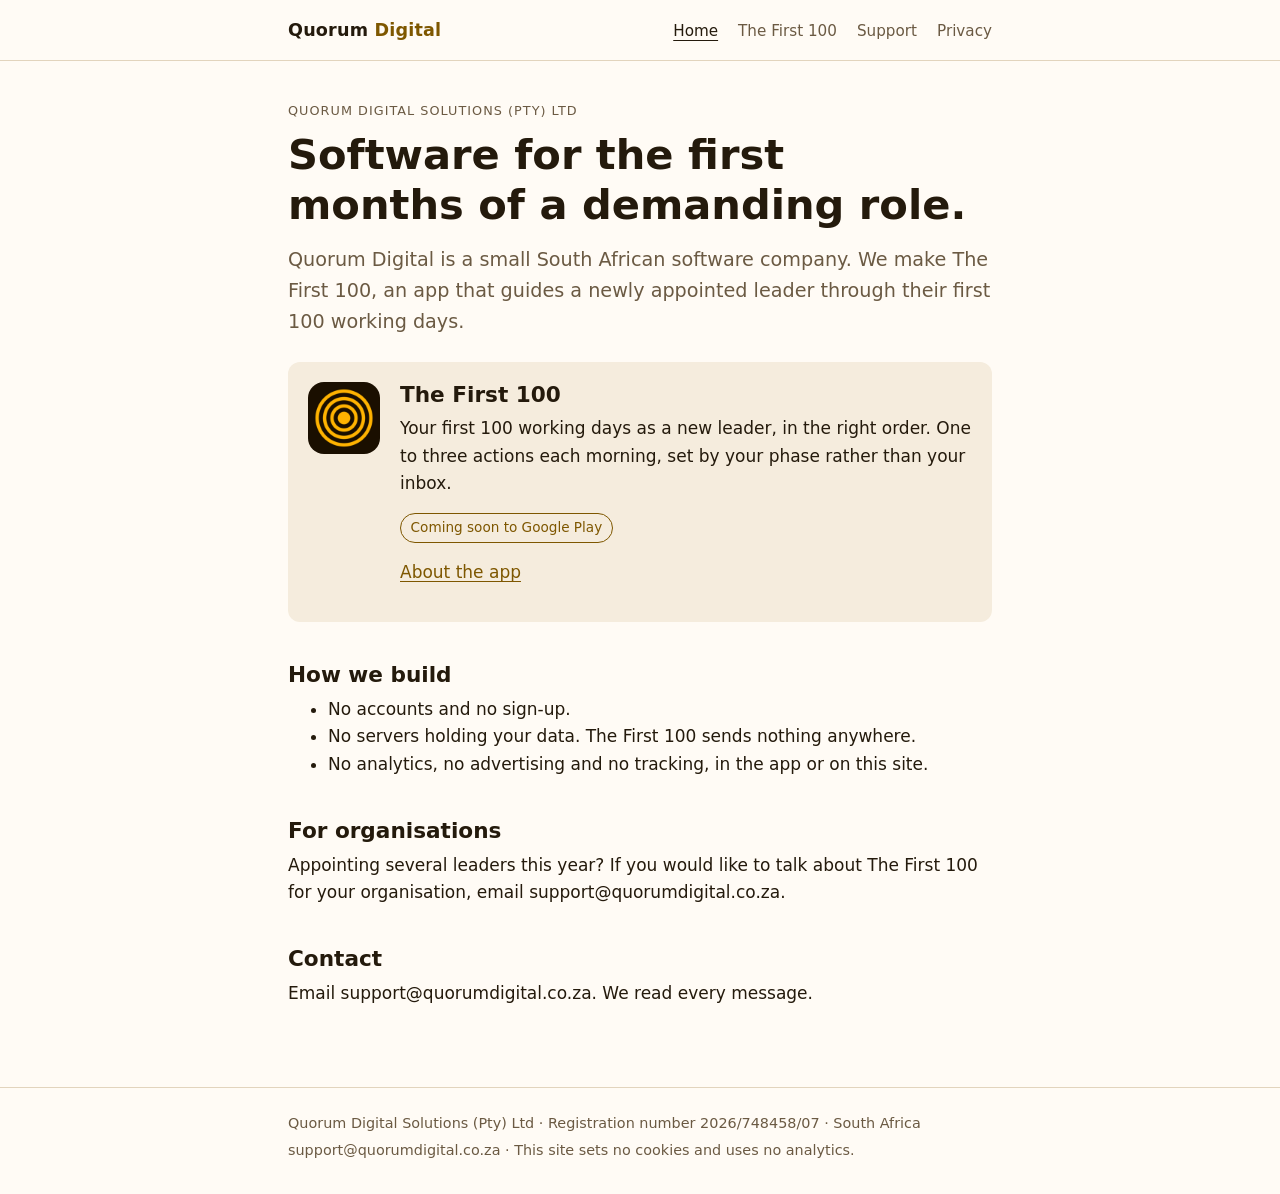
<file: index.html>
<!doctype html>
<html lang="en-GB">
<head>
<meta charset="utf-8">
<meta name="viewport" content="width=device-width, initial-scale=1, viewport-fit=cover">
<title>Quorum Digital</title>
<meta name="description" content="Quorum Digital makes The First 100, a private app that guides new senior leaders through their first 100 working days.">
<link rel="icon" href="assets/favicon.png">
<link rel="stylesheet" href="assets/style.css">
</head>
<body>
<header class="site"><div class="wrap">
<a class="brand" href="">Quorum <span>Digital</span></a>
<nav aria-label="Site"><a href="" aria-current="page">Home</a><a href="the-first-100/">The First 100</a><a href="support/">Support</a><a href="privacy/">Privacy</a></nav>
</div></header>
<main><div class="wrap">
<p class="eyebrow">Quorum Digital Solutions (Pty) Ltd</p>
<h1>Software for the first months of a demanding role.</h1>
<p class="lede">Quorum Digital is a small South African software company. We make The First 100, an app that guides a newly appointed leader through their first 100 working days.</p>

<div class="card">
  <img src="assets/first100-icon.png" alt="The First 100 app icon" width="72" height="72">
  <div>
    <h2>The First 100</h2>
    <p>Your first 100 working days as a new leader, in the right order. One to three actions each morning, set by your phase rather than your inbox.</p>
    <p><span class="status">Coming soon to Google Play</span></p>
    <p><a href="the-first-100/">About the app</a></p>
  </div>
</div>

<h2>How we build</h2>
<ul>
  <li>No accounts and no sign-up.</li>
  <li>No servers holding your data. The First 100 sends nothing anywhere.</li>
  <li>No analytics, no advertising and no tracking, in the app or on this site.</li>
</ul>

<h2>For organisations</h2>
<p>Appointing several leaders this year? If you would like to talk about The First 100 for your organisation, email support@quorumdigital.co.za.</p>

<h2>Contact</h2>
<p>Email support@quorumdigital.co.za. We read every message.</p>
</div></main>
<footer class="site"><div class="wrap">
<span>Quorum Digital Solutions (Pty) Ltd · Registration number 2026/748458/07 · South Africa</span>
<span>support@quorumdigital.co.za · This site sets no cookies and uses no analytics.</span>
</div></footer>
</body>
</html>
</file>
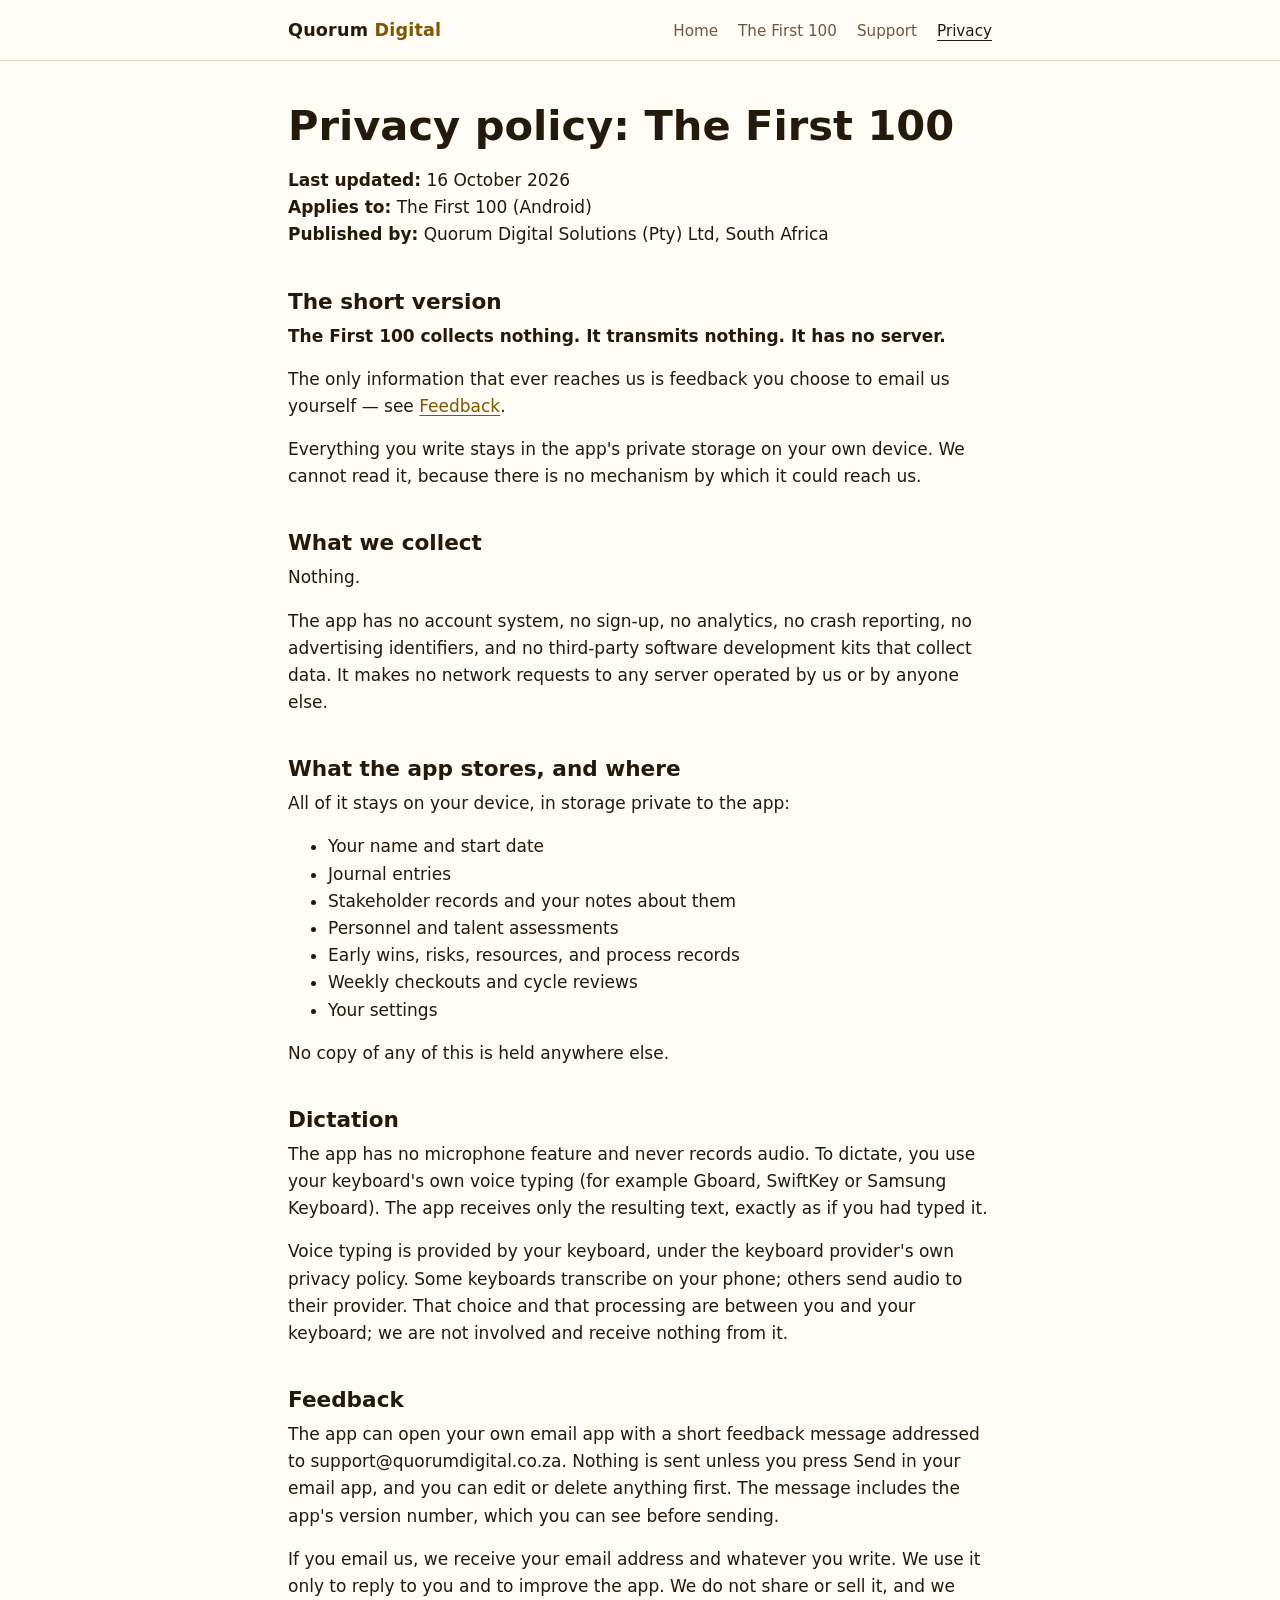
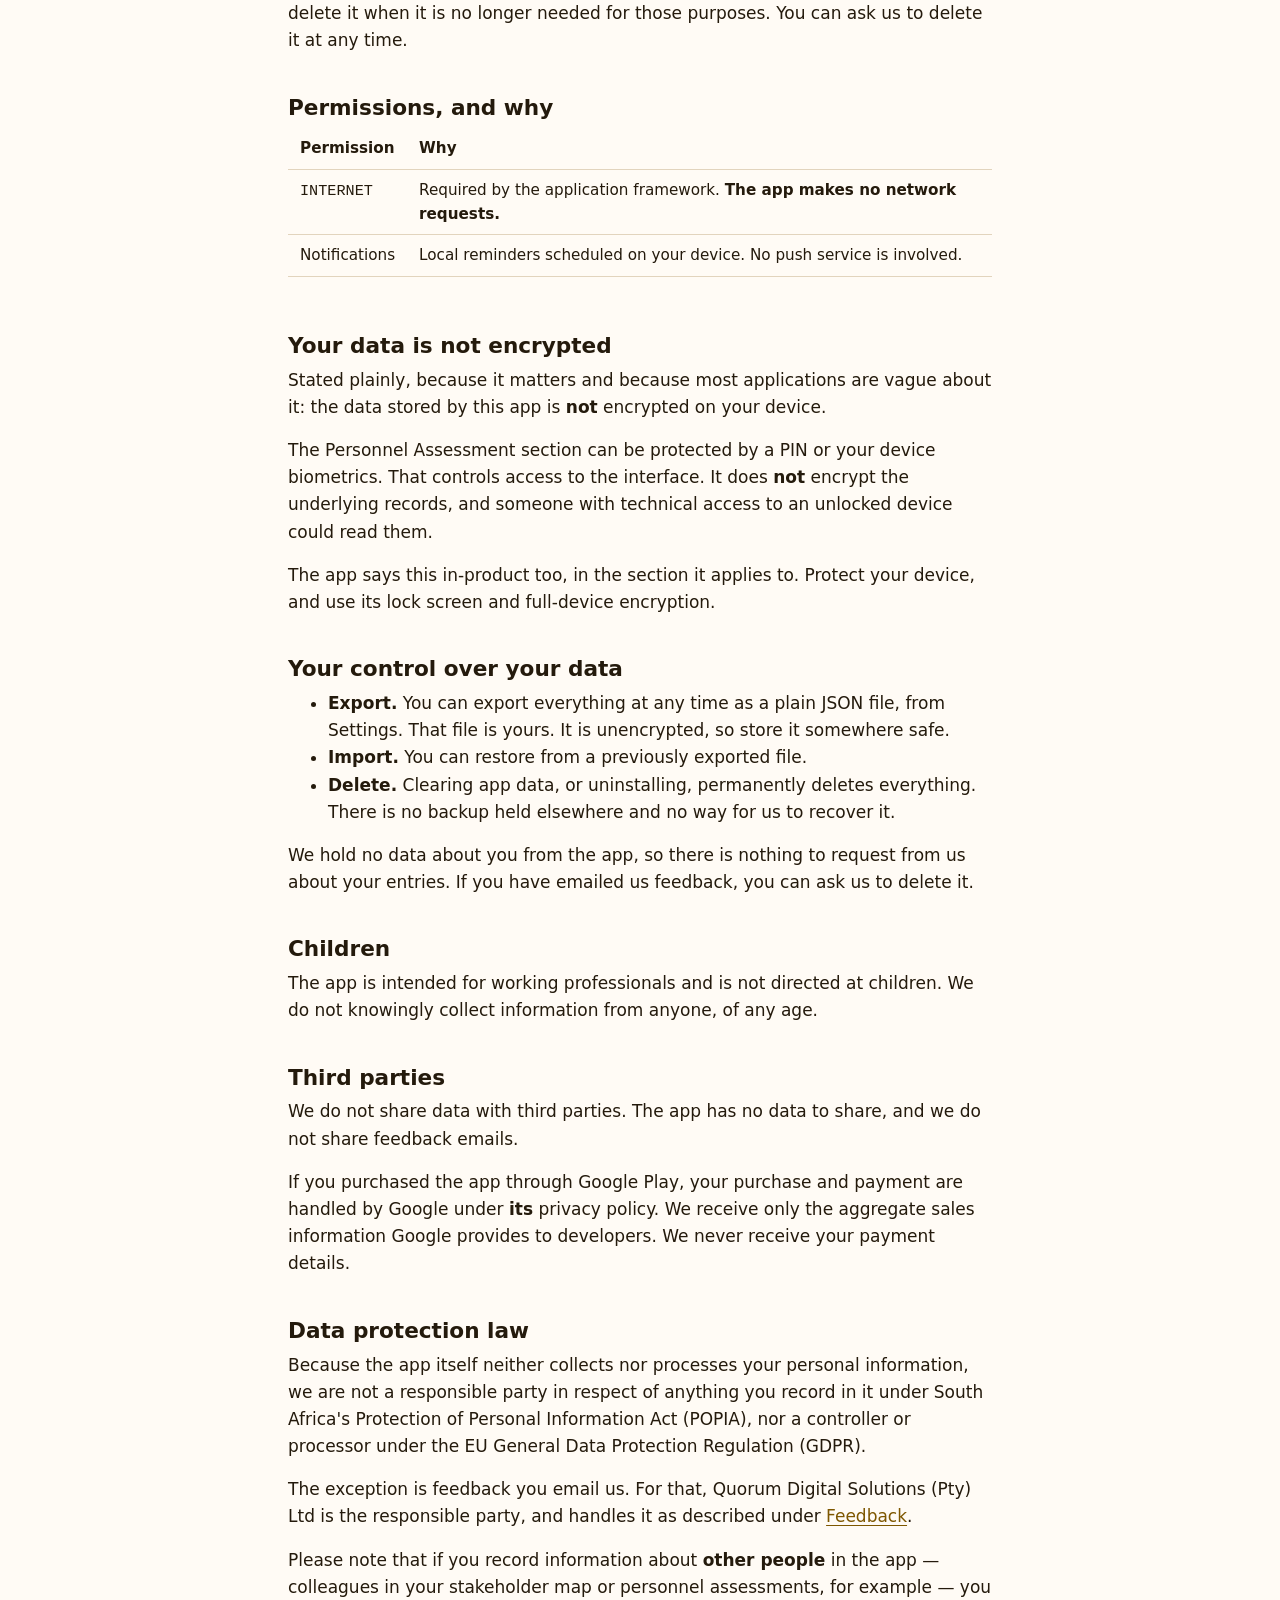
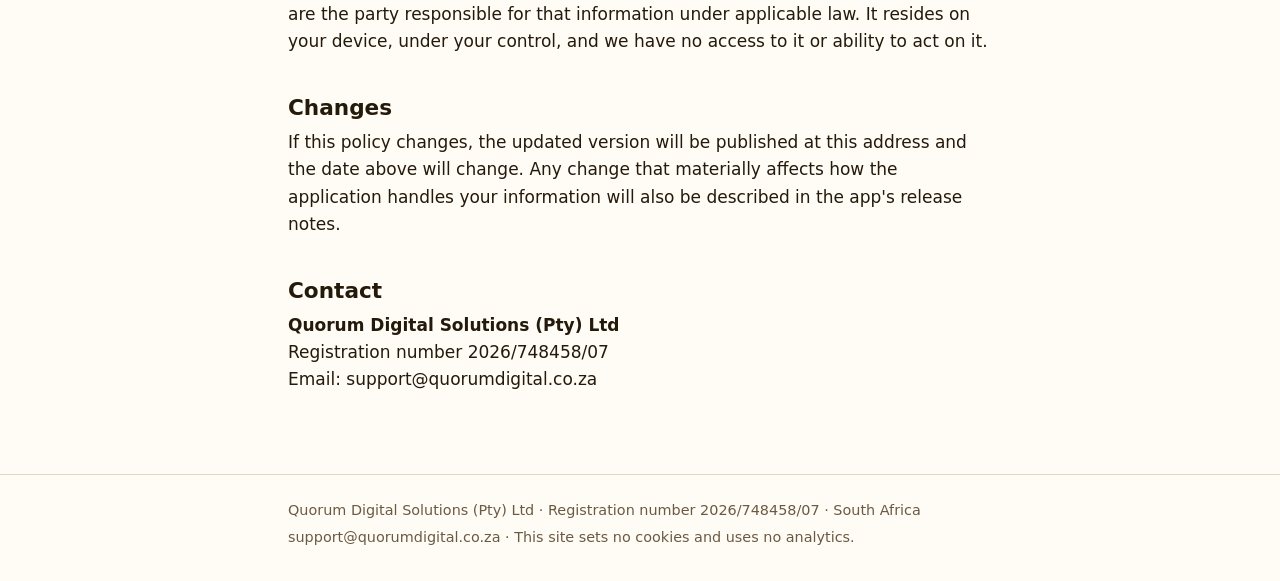
<file: privacy/index.html>
<!doctype html>
<html lang="en-GB">
<head>
<meta charset="utf-8">
<meta name="viewport" content="width=device-width, initial-scale=1, viewport-fit=cover">
<title>Privacy policy · The First 100</title>
<meta name="description" content="Privacy policy for The First 100: the app collects nothing, transmits nothing and has no server.">
<link rel="icon" href="../assets/favicon.png">
<link rel="stylesheet" href="../assets/style.css">
</head>
<body>
<header class="site"><div class="wrap">
<a class="brand" href="../">Quorum <span>Digital</span></a>
<nav aria-label="Site"><a href="../">Home</a><a href="../the-first-100/">The First 100</a><a href="../support/">Support</a><a href="../privacy/" aria-current="page">Privacy</a></nav>
</div></header>
<main><div class="wrap">
<h1>Privacy policy: The First 100</h1>
<p><strong>Last updated:</strong> 16 October 2026<br />
<strong>Applies to:</strong> The First 100 (Android)<br />
<strong>Published by:</strong> Quorum Digital Solutions (Pty) Ltd, South Africa</p>

<h2 id="the-short-version">The short version</h2>
<p><strong>The First 100 collects nothing. It transmits nothing. It has no server.</strong></p>
<p>The only information that ever reaches us is feedback you choose to email us
yourself — see <a href="#feedback">Feedback</a>.</p>
<p>Everything you write stays in the app's private storage on your own device. We
cannot read it, because there is no mechanism by which it could reach us.</p>

<h2 id="what-we-collect">What we collect</h2>
<p>Nothing.</p>
<p>The app has no account system, no sign-up, no analytics, no crash reporting, no
advertising identifiers, and no third-party software development kits that
collect data. It makes no network requests to any server operated by us or by
anyone else.</p>

<h2 id="what-the-app-stores-and-where">What the app stores, and where</h2>
<p>All of it stays on your device, in storage private to the app:</p>
<ul>
<li>Your name and start date</li>
<li>Journal entries</li>
<li>Stakeholder records and your notes about them</li>
<li>Personnel and talent assessments</li>
<li>Early wins, risks, resources, and process records</li>
<li>Weekly checkouts and cycle reviews</li>
<li>Your settings</li>
</ul>
<p>No copy of any of this is held anywhere else.</p>

<h2 id="dictation">Dictation</h2>
<p>The app has no microphone feature and never records audio. To dictate, you use
your keyboard's own voice typing (for example Gboard, SwiftKey or Samsung
Keyboard). The app receives only the resulting text, exactly as if you had typed
it.</p>
<p>Voice typing is provided by your keyboard, under the keyboard provider's own
privacy policy. Some keyboards transcribe on your phone; others send audio to
their provider. That choice and that processing are between you and your
keyboard; we are not involved and receive nothing from it.</p>

<h2 id="feedback">Feedback</h2>
<p>The app can open your own email app with a short feedback message addressed to
support@quorumdigital.co.za. Nothing is sent unless you press Send in your email
app, and you can edit or delete anything first. The message includes the app's
version number, which you can see before sending.</p>
<p>If you email us, we receive your email address and whatever you write. We use it
only to reply to you and to improve the app. We do not share or sell it, and we
delete it when it is no longer needed for those purposes. You can ask us to
delete it at any time.</p>

<h2 id="permissions-and-why">Permissions, and why</h2>
<div class="table-wrap"><table>
<thead>
<tr>
<th>Permission</th>
<th>Why</th>
</tr>
</thead>
<tbody>
<tr>
<td><code>INTERNET</code></td>
<td>Required by the application framework. <strong>The app makes no network requests.</strong></td>
</tr>
<tr>
<td>Notifications</td>
<td>Local reminders scheduled on your device. No push service is involved.</td>
</tr>
</tbody>
</table></div>

<h2 id="your-data-is-not-encrypted">Your data is not encrypted</h2>
<p>Stated plainly, because it matters and because most applications are vague about
it: the data stored by this app is <strong>not</strong> encrypted on your device.</p>
<p>The Personnel Assessment section can be protected by a PIN or your device
biometrics. That controls access to the interface. It does <strong>not</strong> encrypt the
underlying records, and someone with technical access to an unlocked device
could read them.</p>
<p>The app says this in-product too, in the section it applies to. Protect your
device, and use its lock screen and full-device encryption.</p>

<h2 id="your-control-over-your-data">Your control over your data</h2>
<ul>
<li><strong>Export.</strong> You can export everything at any time as a plain JSON file, from
  Settings. That file is yours. It is unencrypted, so store it somewhere safe.</li>
<li><strong>Import.</strong> You can restore from a previously exported file.</li>
<li><strong>Delete.</strong> Clearing app data, or uninstalling, permanently deletes everything.
  There is no backup held elsewhere and no way for us to recover it.</li>
</ul>
<p>We hold no data about you from the app, so there is nothing to request from us
about your entries. If you have emailed us feedback, you can ask us to delete it.</p>

<h2 id="children">Children</h2>
<p>The app is intended for working professionals and is not directed at children.
We do not knowingly collect information from anyone, of any age.</p>

<h2 id="third-parties">Third parties</h2>
<p>We do not share data with third parties. The app has no data to share, and we
do not share feedback emails.</p>
<p>If you purchased the app through Google Play, your purchase and payment are
handled by Google under <strong>its</strong> privacy policy. We receive only the aggregate
sales information Google provides to developers. We never receive your payment
details.</p>

<h2 id="data-protection-law">Data protection law</h2>
<p>Because the app itself neither collects nor processes your personal
information, we are not a responsible party in respect of anything you record in
it under South Africa's Protection of Personal Information Act (POPIA), nor a
controller or processor under the EU General Data Protection Regulation (GDPR).</p>
<p>The exception is feedback you email us. For that, Quorum Digital Solutions
(Pty) Ltd is the responsible party, and handles it as described under
<a href="#feedback">Feedback</a>.</p>
<p>Please note that if you record information about <strong>other people</strong> in the app —
colleagues in your stakeholder map or personnel assessments, for example — you
are the party responsible for that information under applicable law. It resides
on your device, under your control, and we have no access to it or ability to
act on it.</p>

<h2 id="changes">Changes</h2>
<p>If this policy changes, the updated version will be published at this address
and the date above will change. Any change that materially affects how the
application handles your information will also be described in the app's release
notes.</p>

<h2 id="contact">Contact</h2>
<p><strong>Quorum Digital Solutions (Pty) Ltd</strong><br />
Registration number 2026/748458/07<br />
Email: support@quorumdigital.co.za</p>
</div></main>
<footer class="site"><div class="wrap">
<span>Quorum Digital Solutions (Pty) Ltd · Registration number 2026/748458/07 · South Africa</span>
<span>support@quorumdigital.co.za · This site sets no cookies and uses no analytics.</span>
</div></footer>
</body>
</html>
</file>
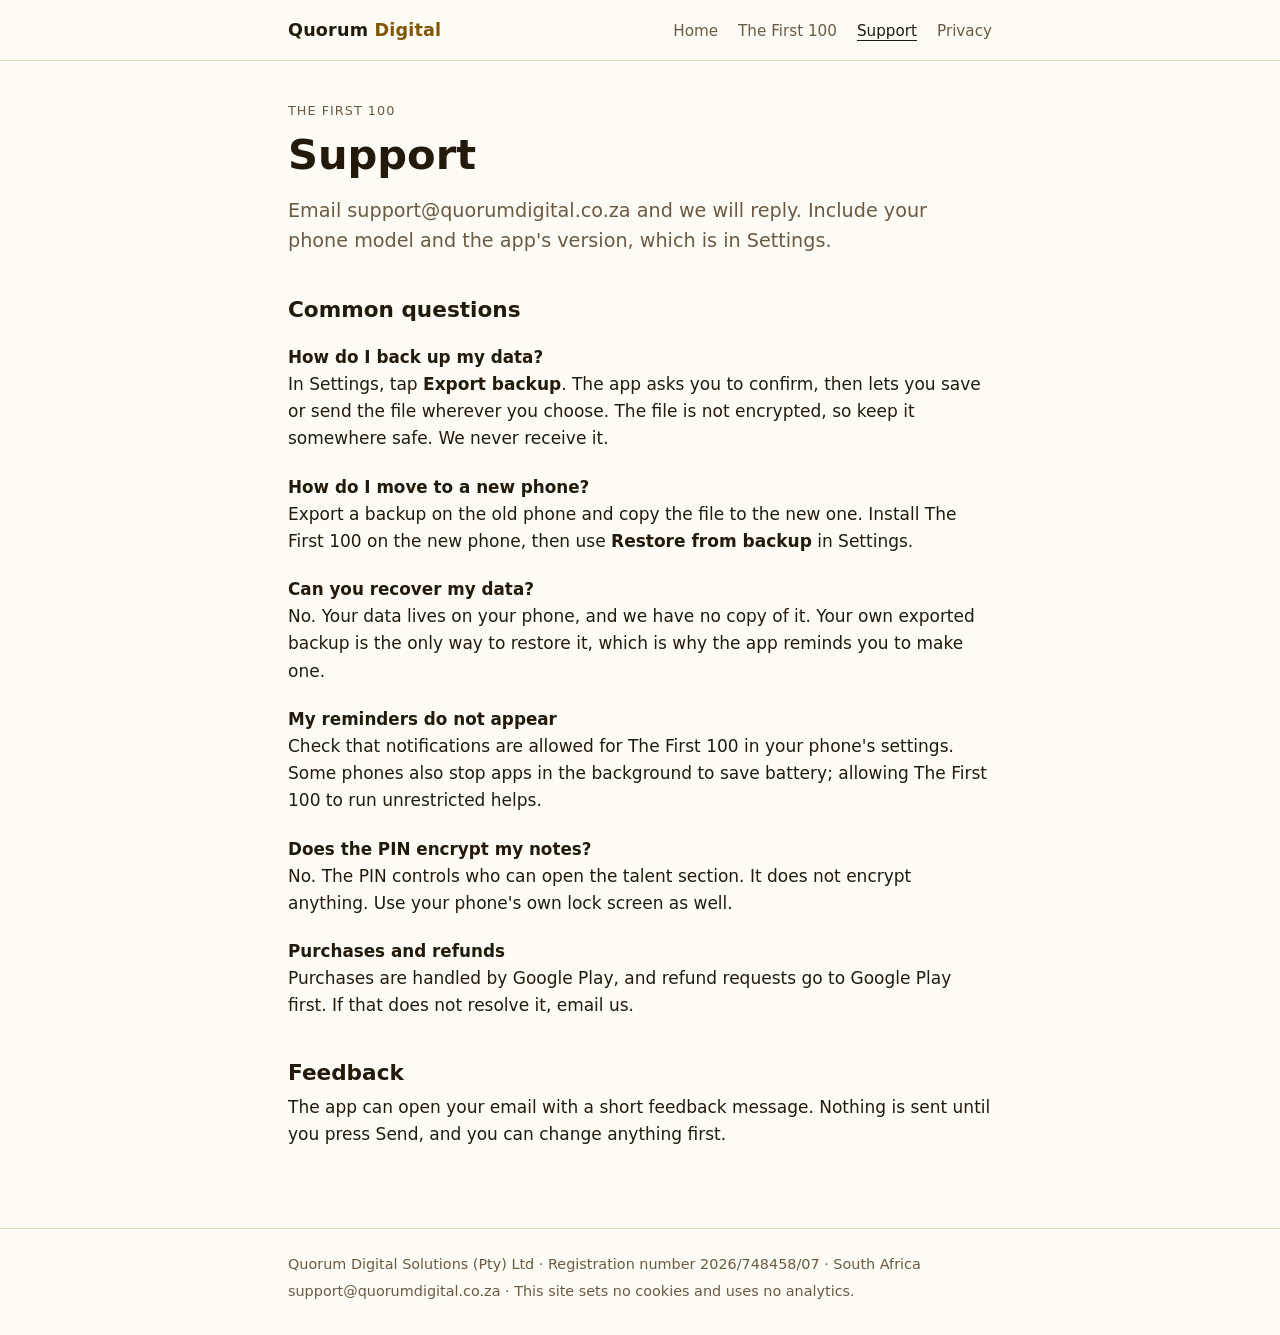
<file: support/index.html>
<!doctype html>
<html lang="en-GB">
<head>
<meta charset="utf-8">
<meta name="viewport" content="width=device-width, initial-scale=1, viewport-fit=cover">
<title>Support · Quorum Digital</title>
<meta name="description" content="Help with The First 100: backups, moving to a new phone, reminders and contact.">
<link rel="icon" href="../assets/favicon.png">
<link rel="stylesheet" href="../assets/style.css">
</head>
<body>
<header class="site"><div class="wrap">
<a class="brand" href="../">Quorum <span>Digital</span></a>
<nav aria-label="Site"><a href="../">Home</a><a href="../the-first-100/">The First 100</a><a href="../support/" aria-current="page">Support</a><a href="../privacy/">Privacy</a></nav>
</div></header>
<main><div class="wrap">
<p class="eyebrow">The First 100</p>
<h1>Support</h1>
<p class="lede">Email support@quorumdigital.co.za and we will reply. Include your phone model and the app's version, which is in Settings.</p>

<h2>Common questions</h2>
<h3>How do I back up my data?</h3>
<p>In Settings, tap <strong>Export backup</strong>. The app asks you to confirm, then lets you save or send the file wherever you choose. The file is not encrypted, so keep it somewhere safe. We never receive it.</p>
<h3>How do I move to a new phone?</h3>
<p>Export a backup on the old phone and copy the file to the new one. Install The First 100 on the new phone, then use <strong>Restore from backup</strong> in Settings.</p>
<h3>Can you recover my data?</h3>
<p>No. Your data lives on your phone, and we have no copy of it. Your own exported backup is the only way to restore it, which is why the app reminds you to make one.</p>
<h3>My reminders do not appear</h3>
<p>Check that notifications are allowed for The First 100 in your phone's settings. Some phones also stop apps in the background to save battery; allowing The First 100 to run unrestricted helps.</p>
<h3>Does the PIN encrypt my notes?</h3>
<p>No. The PIN controls who can open the talent section. It does not encrypt anything. Use your phone's own lock screen as well.</p>
<h3>Purchases and refunds</h3>
<p>Purchases are handled by Google Play, and refund requests go to Google Play first. If that does not resolve it, email us.</p>

<h2>Feedback</h2>
<p>The app can open your email with a short feedback message. Nothing is sent until you press Send, and you can change anything first.</p>
</div></main>
<footer class="site"><div class="wrap">
<span>Quorum Digital Solutions (Pty) Ltd · Registration number 2026/748458/07 · South Africa</span>
<span>support@quorumdigital.co.za · This site sets no cookies and uses no analytics.</span>
</div></footer>
</body>
</html>
</file>
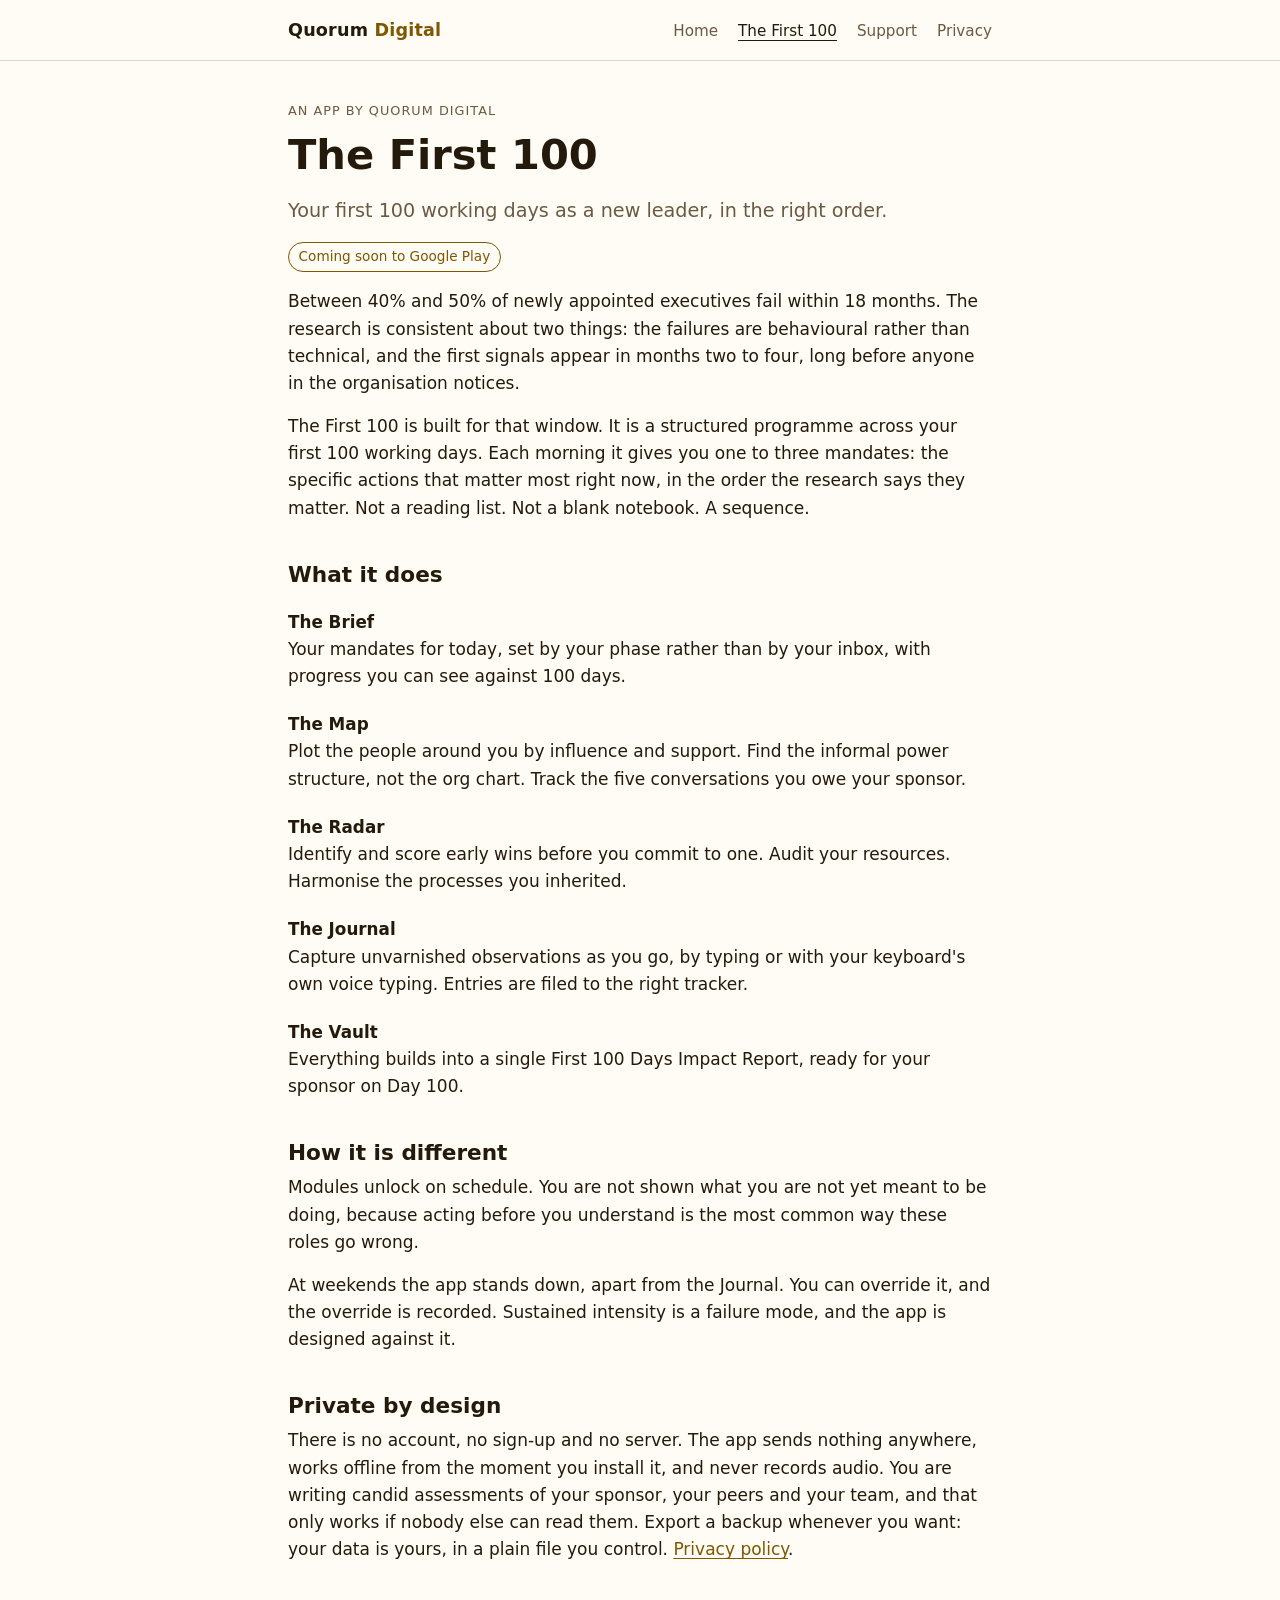
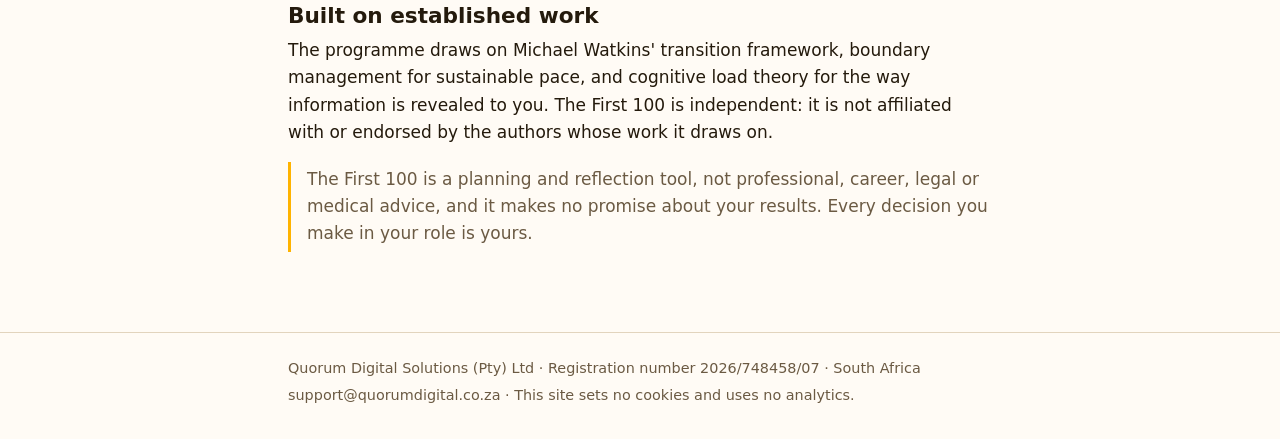
<file: the-first-100/index.html>
<!doctype html>
<html lang="en-GB">
<head>
<meta charset="utf-8">
<meta name="viewport" content="width=device-width, initial-scale=1, viewport-fit=cover">
<title>The First 100</title>
<meta name="description" content="A structured programme for your first 100 working days as a new senior leader. Private by design: no account, no server, no analytics.">
<link rel="icon" href="../assets/favicon.png">
<link rel="stylesheet" href="../assets/style.css">
</head>
<body>
<header class="site"><div class="wrap">
<a class="brand" href="../">Quorum <span>Digital</span></a>
<nav aria-label="Site"><a href="../">Home</a><a href="../the-first-100/" aria-current="page">The First 100</a><a href="../support/">Support</a><a href="../privacy/">Privacy</a></nav>
</div></header>
<main><div class="wrap">
<p class="eyebrow">An app by Quorum Digital</p>
<h1>The First 100</h1>
<p class="lede">Your first 100 working days as a new leader, in the right order.</p>
<p><span class="status">Coming soon to Google Play</span></p>

<p>Between 40% and 50% of newly appointed executives fail within 18 months. The research is consistent about two things: the failures are behavioural rather than technical, and the first signals appear in months two to four, long before anyone in the organisation notices.</p>
<p>The First 100 is built for that window. It is a structured programme across your first 100 working days. Each morning it gives you one to three mandates: the specific actions that matter most right now, in the order the research says they matter. Not a reading list. Not a blank notebook. A sequence.</p>

<h2>What it does</h2>
<h3>The Brief</h3>
<p>Your mandates for today, set by your phase rather than by your inbox, with progress you can see against 100 days.</p>
<h3>The Map</h3>
<p>Plot the people around you by influence and support. Find the informal power structure, not the org chart. Track the five conversations you owe your sponsor.</p>
<h3>The Radar</h3>
<p>Identify and score early wins before you commit to one. Audit your resources. Harmonise the processes you inherited.</p>
<h3>The Journal</h3>
<p>Capture unvarnished observations as you go, by typing or with your keyboard's own voice typing. Entries are filed to the right tracker.</p>
<h3>The Vault</h3>
<p>Everything builds into a single First 100 Days Impact Report, ready for your sponsor on Day 100.</p>

<h2>How it is different</h2>
<p>Modules unlock on schedule. You are not shown what you are not yet meant to be doing, because acting before you understand is the most common way these roles go wrong.</p>
<p>At weekends the app stands down, apart from the Journal. You can override it, and the override is recorded. Sustained intensity is a failure mode, and the app is designed against it.</p>

<h2>Private by design</h2>
<p>There is no account, no sign-up and no server. The app sends nothing anywhere, works offline from the moment you install it, and never records audio. You are writing candid assessments of your sponsor, your peers and your team, and that only works if nobody else can read them. Export a backup whenever you want: your data is yours, in a plain file you control. <a href="../privacy/">Privacy policy</a>.</p>

<h2>Built on established work</h2>
<p>The programme draws on Michael Watkins' transition framework, boundary management for sustainable pace, and cognitive load theory for the way information is revealed to you. The First 100 is independent: it is not affiliated with or endorsed by the authors whose work it draws on.</p>
<p class="note">The First 100 is a planning and reflection tool, not professional, career, legal or medical advice, and it makes no promise about your results. Every decision you make in your role is yours.</p>
</div></main>
<footer class="site"><div class="wrap">
<span>Quorum Digital Solutions (Pty) Ltd · Registration number 2026/748458/07 · South Africa</span>
<span>support@quorumdigital.co.za · This site sets no cookies and uses no analytics.</span>
</div></footer>
</body>
</html>
</file>
<file: assets/style.css>
/* Quorum Digital. System fonts only: the site makes no third-party requests.
   Colours follow The First 100's amber on warm brown. */
:root {
  --bg: #fffbf5;
  --surface: #f5ecdd;
  --line: #e2d4bd;
  --fg: #241a0c;
  --muted: #6b5a43;
  --accent: #7e5700;
  --amber: #ffb300;
  --max: 46rem;
  --font: system-ui, -apple-system, "Segoe UI", Roboto, "Helvetica Neue", Arial, sans-serif;
  color-scheme: light dark;
}
@media (prefers-color-scheme: dark) {
  :root {
    --bg: #181209; --surface: #251f15; --line: #3b3429; --fg: #eee0d0;
    --muted: #c2ae92; --accent: #ffd79b;
  }
}
* { box-sizing: border-box; }
html { -webkit-text-size-adjust: 100%; }
body {
  margin: 0; background: var(--bg); color: var(--fg);
  font: 1.0625rem/1.6 var(--font);
}
.wrap { max-width: var(--max); margin: 0 auto; padding-inline: max(1rem, env(safe-area-inset-left)) max(1rem, env(safe-area-inset-right)); }
header.site { border-bottom: 1px solid var(--line); }
header.site .wrap { display: flex; flex-wrap: wrap; align-items: baseline; justify-content: space-between; gap: .5rem 1.5rem; padding-block: 1rem; }
.brand { font-weight: 700; letter-spacing: .01em; color: var(--fg); text-decoration: none; font-size: 1.1rem; }
.brand span { color: var(--accent); }
nav { display: flex; flex-wrap: wrap; gap: .25rem 1.25rem; font-size: .95rem; }
nav a { color: var(--muted); text-decoration: none; }
nav a:hover, nav a[aria-current="page"] { color: var(--fg); text-decoration: underline; text-underline-offset: .25em; }
main { padding-block: 2.5rem 4rem; }
h1, h2, h3 { line-height: 1.2; text-wrap: balance; }
h1 { font-size: clamp(1.9rem, 5vw, 2.6rem); margin: 0 0 1rem; }
h2 { font-size: 1.35rem; margin: 2.5rem 0 .5rem; }
h3 { font-size: 1.05rem; margin: 1.5rem 0 .25rem; }
p, ul, ol, table { margin: 0 0 1rem; }
a { color: var(--accent); text-underline-offset: .2em; }
.lede { font-size: 1.2rem; color: var(--muted); }
.eyebrow { font-size: .8rem; letter-spacing: .08em; text-transform: uppercase; color: var(--muted); margin-bottom: .5rem; }
.card { display: grid; grid-template-columns: auto 1fr; gap: 1.25rem; align-items: start; background: var(--surface); border-radius: 12px; padding: 1.25rem; margin-block: 1.5rem; }
.card img { width: 72px; height: 72px; border-radius: 16px; }
.card h2 { margin-top: 0; }
@media (max-width: 30rem) { .card { grid-template-columns: 1fr; } }
.status { display: inline-block; font-size: .85rem; padding: .2rem .6rem; border: 1px solid var(--accent); border-radius: 999px; color: var(--accent); }
.table-wrap { overflow-x: auto; }
table { border-collapse: collapse; width: 100%; font-size: .95rem; }
th, td { text-align: left; vertical-align: top; padding: .5rem .75rem; border-bottom: 1px solid var(--line); }
.note { border-left: 3px solid var(--amber); padding: .25rem 0 .25rem 1rem; color: var(--muted); }
footer.site { border-top: 1px solid var(--line); font-size: .9rem; color: var(--muted); }
footer.site .wrap { padding-block: 1.5rem 2rem; display: grid; gap: .25rem; }
:focus-visible { outline: 2px solid var(--accent); outline-offset: 2px; }
</file>
